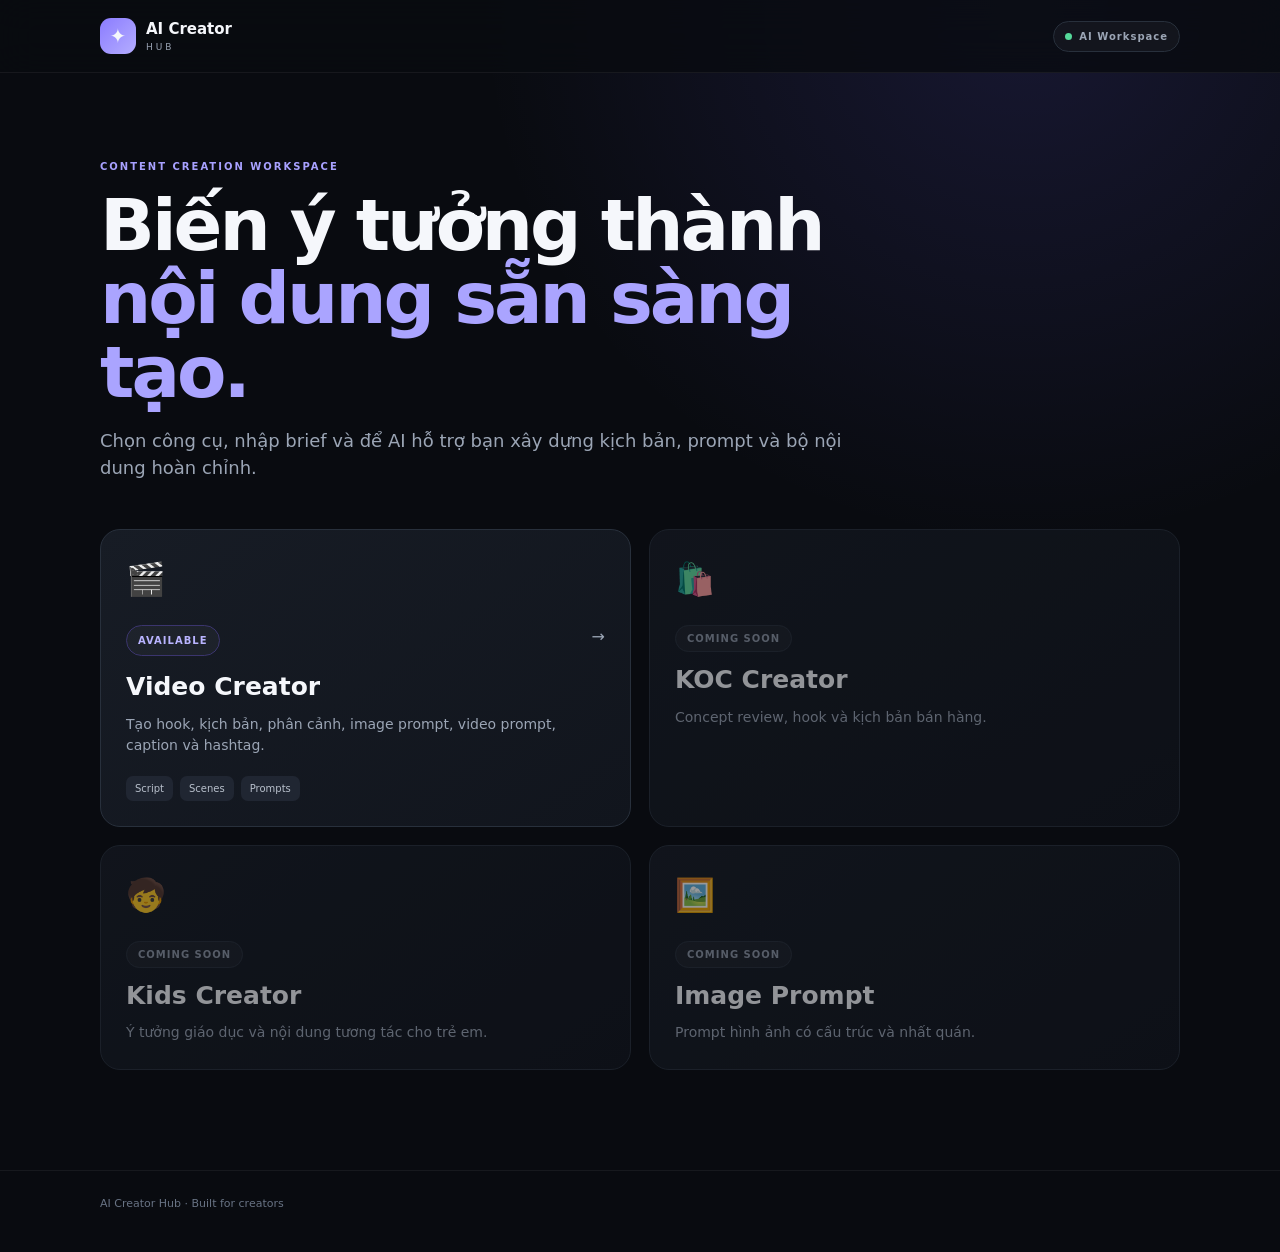
<file: index.html>
<!doctype html>
<html lang="vi"><head>
<meta charset="utf-8"><meta name="viewport" content="width=device-width,initial-scale=1">
<meta name="description" content="AI Creator Hub - Bộ công cụ sáng tạo nội dung bằng AI">
<title>AI Creator Hub</title><link rel="stylesheet" href="css/main.css">
</head><body>
<header class="site-header"><div class="container nav">
<a class="brand" href="index.html"><span class="brand-mark">✦</span><span><b>AI Creator</b><small>HUB</small></span></a>
<span class="status-pill"><i></i>AI Workspace</span>
</div></header>
<main class="container home">
<section class="hero"><span class="eyebrow">CONTENT CREATION WORKSPACE</span>
<h1>Biến ý tưởng thành<br><span>nội dung sẵn sàng tạo.</span></h1>
<p>Chọn công cụ, nhập brief và để AI hỗ trợ bạn xây dựng kịch bản, prompt và bộ nội dung hoàn chỉnh.</p></section>
<section class="tool-grid">
<a class="tool-card featured" href="tools/video.html"><div class="tool-icon">🎬</div><div>
<div class="card-top"><span class="tag">AVAILABLE</span><span>→</span></div>
<h2>Video Creator</h2><p>Tạo hook, kịch bản, phân cảnh, image prompt, video prompt, caption và hashtag.</p>
<div class="chips"><span>Script</span><span>Scenes</span><span>Prompts</span></div></div></a>
<div class="tool-card muted"><div class="tool-icon">🛍️</div><div><span class="tag soon">COMING SOON</span><h2>KOC Creator</h2><p>Concept review, hook và kịch bản bán hàng.</p></div></div>
<div class="tool-card muted"><div class="tool-icon">🧒</div><div><span class="tag soon">COMING SOON</span><h2>Kids Creator</h2><p>Ý tưởng giáo dục và nội dung tương tác cho trẻ em.</p></div></div>
<div class="tool-card muted"><div class="tool-icon">🖼️</div><div><span class="tag soon">COMING SOON</span><h2>Image Prompt</h2><p>Prompt hình ảnh có cấu trúc và nhất quán.</p></div></div>
</section></main>
<footer class="site-footer"><div class="container">AI Creator Hub · Built for creators</div></footer>
</body></html>
</file>
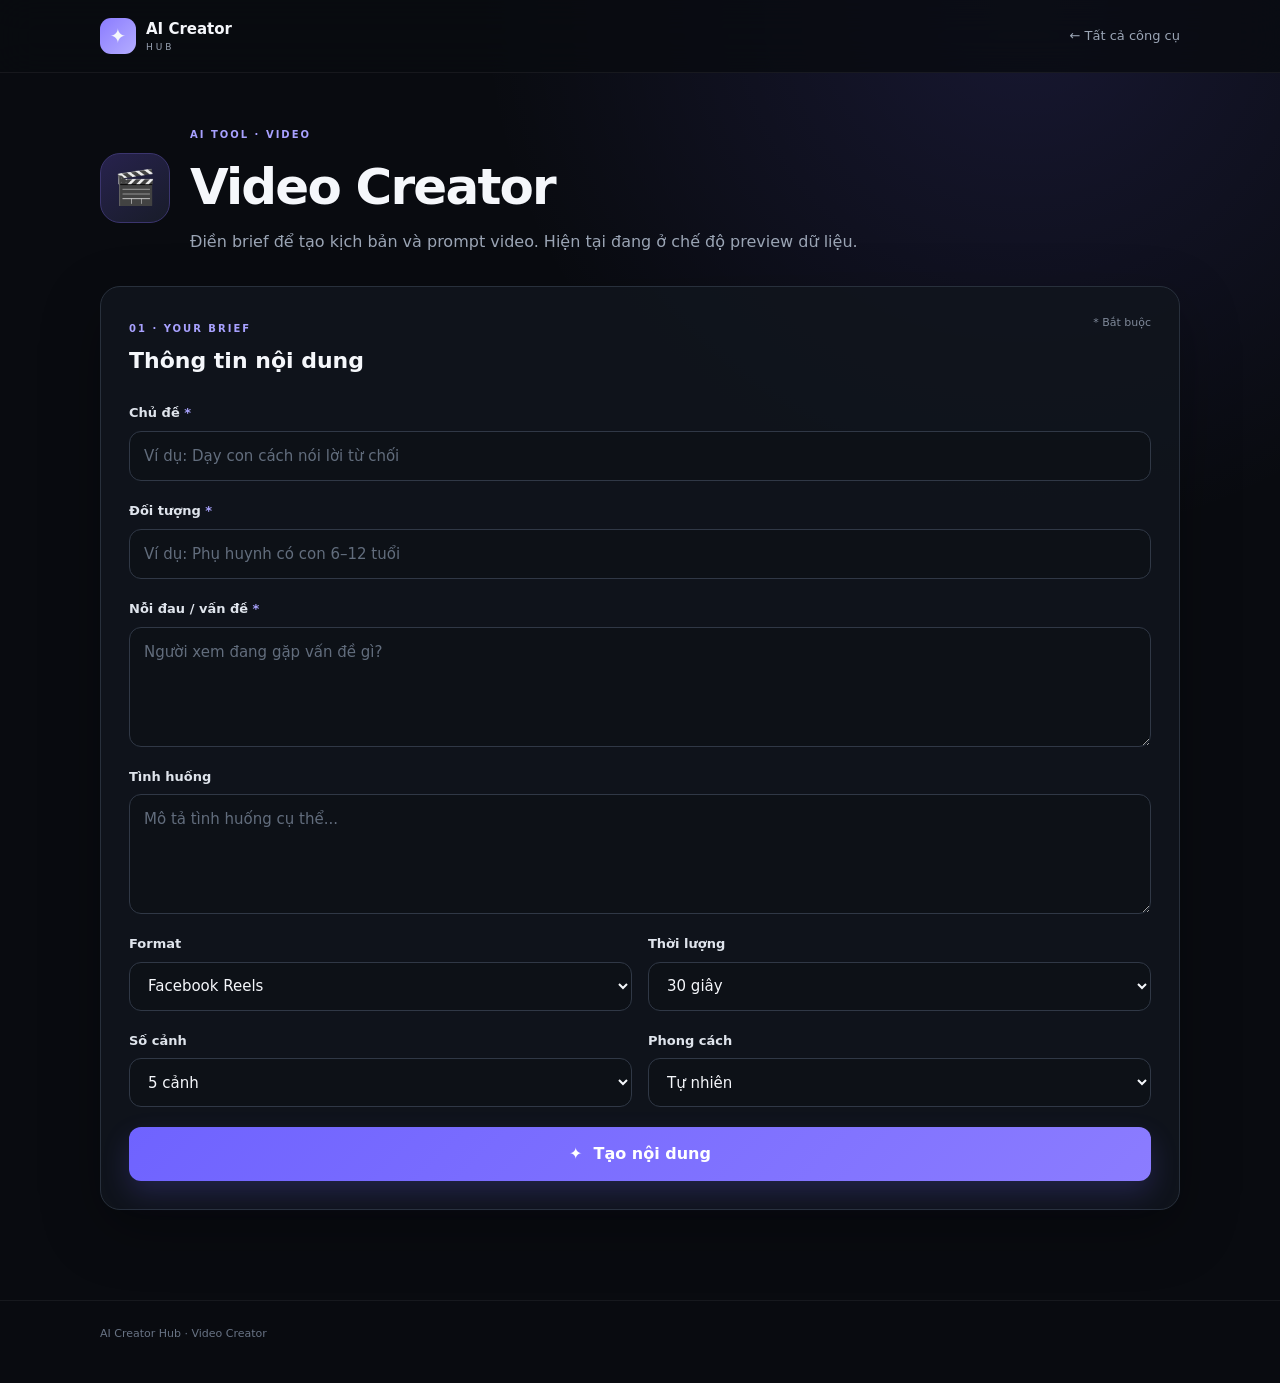
<file: tools/video.html>
<!doctype html>
<html lang="vi"><head>
<meta charset="utf-8"><meta name="viewport" content="width=device-width,initial-scale=1">
<meta name="description" content="AI Creator Hub - Video Creator">
<title>Video Creator | AI Creator Hub</title><link rel="stylesheet" href="../css/main.css">
</head><body>
<header class="site-header"><div class="container nav">
<a class="brand" href="../index.html"><span class="brand-mark">✦</span><span><b>AI Creator</b><small>HUB</small></span></a>
<a class="back-link" href="../index.html">← Tất cả công cụ</a></div></header>
<main class="container tool-page">
<section class="tool-hero"><div class="large-icon">🎬</div><div><span class="eyebrow">AI TOOL · VIDEO</span>
<h1>Video Creator</h1><p>Điền brief để tạo kịch bản và prompt video. Hiện tại đang ở chế độ preview dữ liệu.</p></div></section>
<div class="workspace"><section class="panel">
<div class="panel-heading"><div><span class="step-label">01 · YOUR BRIEF</span><h2>Thông tin nội dung</h2></div><span class="required-note">* Bắt buộc</span></div>
<form id="videoCreatorForm">
<div class="field"><label for="topic">Chủ đề <span>*</span></label><input id="topic" name="topic" required placeholder="Ví dụ: Dạy con cách nói lời từ chối"></div>
<div class="field"><label for="audience">Đối tượng <span>*</span></label><input id="audience" name="audience" required placeholder="Ví dụ: Phụ huynh có con 6–12 tuổi"></div>
<div class="field"><label for="painPoint">Nỗi đau / vấn đề <span>*</span></label><textarea id="painPoint" name="painPoint" required placeholder="Người xem đang gặp vấn đề gì?"></textarea></div>
<div class="field"><label for="situation">Tình huống</label><textarea id="situation" name="situation" placeholder="Mô tả tình huống cụ thể..."></textarea></div>
<div class="field-grid">
<div class="field"><label for="format">Format</label><select id="format" name="format"><option value="reels">Facebook Reels</option><option value="tiktok">TikTok</option><option value="shorts">YouTube Shorts</option></select></div>
<div class="field"><label for="duration">Thời lượng</label><select id="duration" name="duration"><option value="15">15 giây</option><option value="30" selected>30 giây</option><option value="45">45 giây</option><option value="60">60 giây</option></select></div></div>
<div class="field-grid">
<div class="field"><label for="scenes">Số cảnh</label><select id="scenes" name="scenes"><option value="3">3 cảnh</option><option value="5" selected>5 cảnh</option><option value="7">7 cảnh</option><option value="10">10 cảnh</option></select></div>
<div class="field"><label for="style">Phong cách</label><select id="style" name="style"><option value="natural">Tự nhiên</option><option value="educational">Giáo dục</option><option value="storytelling">Kể chuyện</option><option value="emotional">Cảm xúc</option><option value="professional">Chuyên nghiệp</option></select></div></div>
<button class="primary-btn" type="submit">✦ &nbsp;Tạo nội dung</button>
</form></section>
<section class="panel result-panel" id="result" hidden><div class="panel-heading"><div><span class="step-label">02 · PREVIEW</span><h2>Dữ liệu gửi AI</h2></div></div>
<div class="result-box"><div class="result-status"><i></i>Ready for Make + Gemini</div><pre id="resultContent"></pre></div></section>
</div></main>
<footer class="site-footer"><div class="container">AI Creator Hub · Video Creator</div></footer>
<script src="../js/tools/video.js"></script></body></html>
</file>
<file: css/main.css>
:root{--bg:#090b10;--surface:#11151d;--surface2:#171c25;--border:#28303c;--text:#f5f7fb;--muted:#9ba5b5;--accent:#8b7cff;--accent2:#6f63ff;--success:#55d99a;--radius:20px}
*{box-sizing:border-box}html{scroll-behavior:smooth}body{margin:0;min-height:100vh;background:radial-gradient(circle at 80% 0%,rgba(111,99,255,.14),transparent 34rem),var(--bg);color:var(--text);font-family:Inter,ui-sans-serif,system-ui,-apple-system,BlinkMacSystemFont,"Segoe UI",sans-serif;line-height:1.5}
a{color:inherit}.container{width:min(1080px,calc(100% - 32px));margin:auto}.site-header{position:sticky;top:0;z-index:10;background:rgba(9,11,16,.82);backdrop-filter:blur(18px);border-bottom:1px solid rgba(255,255,255,.06)}
.nav{height:72px;display:flex;align-items:center;justify-content:space-between;gap:20px}.brand{display:flex;align-items:center;gap:10px;text-decoration:none}.brand-mark{width:36px;height:36px;border-radius:11px;display:grid;place-items:center;background:linear-gradient(135deg,var(--accent),#b4adff);font-size:20px;font-weight:800}
.brand b{display:block;font-size:15px}.brand small{display:block;color:var(--muted);font-size:9px;letter-spacing:3px}.status-pill,.tag{border:1px solid var(--border);background:rgba(255,255,255,.035);border-radius:999px;padding:7px 11px;color:var(--muted);font-size:10px;font-weight:800;letter-spacing:1px}.status-pill i,.result-status i{display:inline-block;width:7px;height:7px;border-radius:50%;background:var(--success);margin-right:7px}
.back-link{color:var(--muted);text-decoration:none;font-size:13px}.home{padding:80px 0 100px}.hero{max-width:760px;margin-bottom:48px}.eyebrow,.step-label{color:#a8a1ff;font-size:10px;font-weight:900;letter-spacing:2px}.hero h1{margin:12px 0 18px;font-size:clamp(42px,7vw,72px);line-height:1.02;letter-spacing:-3px}.hero h1 span{color:#aaa4ff}.hero p{margin:0;color:var(--muted);font-size:18px}
.tool-grid{display:grid;grid-template-columns:repeat(2,minmax(0,1fr));gap:18px}.tool-card{min-height:225px;padding:25px;border:1px solid var(--border);border-radius:var(--radius);background:linear-gradient(145deg,var(--surface2),var(--surface));text-decoration:none;transition:.2s}.featured:hover{transform:translateY(-3px);border-color:#5148a8}.muted{opacity:.58}.tool-icon{font-size:32px;margin-bottom:22px}.card-top{display:flex;justify-content:space-between;color:var(--muted)}.tool-card h2{margin:12px 0 8px;font-size:25px}.tool-card p{margin:0;color:var(--muted);font-size:14px}.tag{color:#b9b4ff;border-color:#3b356e}.tag.soon{color:#8f98a8;border-color:var(--border)}.chips{display:flex;gap:7px;margin-top:20px}.chips span{padding:5px 9px;border-radius:7px;background:#202632;color:#b8c0cc;font-size:10px}
.tool-page{padding:48px 0 90px}.tool-hero{display:flex;align-items:center;gap:20px;margin-bottom:32px}.large-icon{width:70px;height:70px;border-radius:20px;display:grid;place-items:center;background:linear-gradient(145deg,#27224d,#181c29);font-size:34px;border:1px solid #3b356e;flex:0 0 auto}.tool-hero h1{margin:5px 0;font-size:clamp(34px,6vw,50px);letter-spacing:-1.8px}.tool-hero p{margin:0;color:var(--muted);max-width:690px}.panel{border:1px solid var(--border);background:rgba(17,21,29,.88);border-radius:var(--radius);padding:28px;box-shadow:0 20px 60px rgba(0,0,0,.28)}.workspace{display:grid;gap:18px}.panel-heading{display:flex;justify-content:space-between;gap:20px;align-items:flex-start;margin-bottom:26px}.panel-heading h2{margin:5px 0 0;font-size:22px}.required-note{font-size:11px;color:#7f8999}form{display:grid;gap:20px}.field{display:grid;gap:8px}.field label{font-size:13px;font-weight:750;color:#dfe4ec}.field label span{color:#aaa4ff}
input,textarea,select{width:100%;border:1px solid #303846;border-radius:12px;background:#0d1117;color:var(--text);font:inherit;font-size:15px;padding:13px 14px}input,select{min-height:49px}textarea{min-height:120px;resize:vertical}input::placeholder,textarea::placeholder{color:#626d7d}input:focus,textarea:focus,select:focus{outline:none;border-color:#7068d9;box-shadow:0 0 0 3px rgba(111,99,255,.12)}
.field-grid{display:grid;grid-template-columns:1fr 1fr;gap:16px}.primary-btn{min-height:54px;border:0;border-radius:12px;background:linear-gradient(135deg,var(--accent2),var(--accent));color:white;font:inherit;font-weight:800;cursor:pointer;box-shadow:0 12px 28px rgba(111,99,255,.2)}.primary-btn:hover{filter:brightness(1.08)}
.result-panel{animation:fade .25s ease}.result-box{border:1px solid var(--border);border-radius:14px;overflow:hidden}.result-status{padding:11px 14px;border-bottom:1px solid var(--border);font-size:11px;color:#aeb7c5}pre{margin:0;padding:18px;background:#090c11;color:#cbd4df;white-space:pre-wrap;word-break:break-word;overflow:auto;font-size:12px}.site-footer{border-top:1px solid rgba(255,255,255,.06);color:#687384;font-size:11px;padding:25px 0 40px}
@keyframes fade{from{opacity:0;transform:translateY(8px)}to{opacity:1;transform:none}}@media(max-width:700px){.container{width:min(100% - 24px,1080px)}.nav{height:64px}.status-pill{display:none}.home{padding:55px 0 70px}.hero h1{letter-spacing:-2px}.hero p{font-size:16px}.tool-grid{grid-template-columns:1fr}.tool-page{padding:32px 0 70px}.panel{padding:20px 16px}.field-grid{grid-template-columns:1fr;gap:20px}input,textarea,select{font-size:16px}.back-link{font-size:12px}}
</file>
